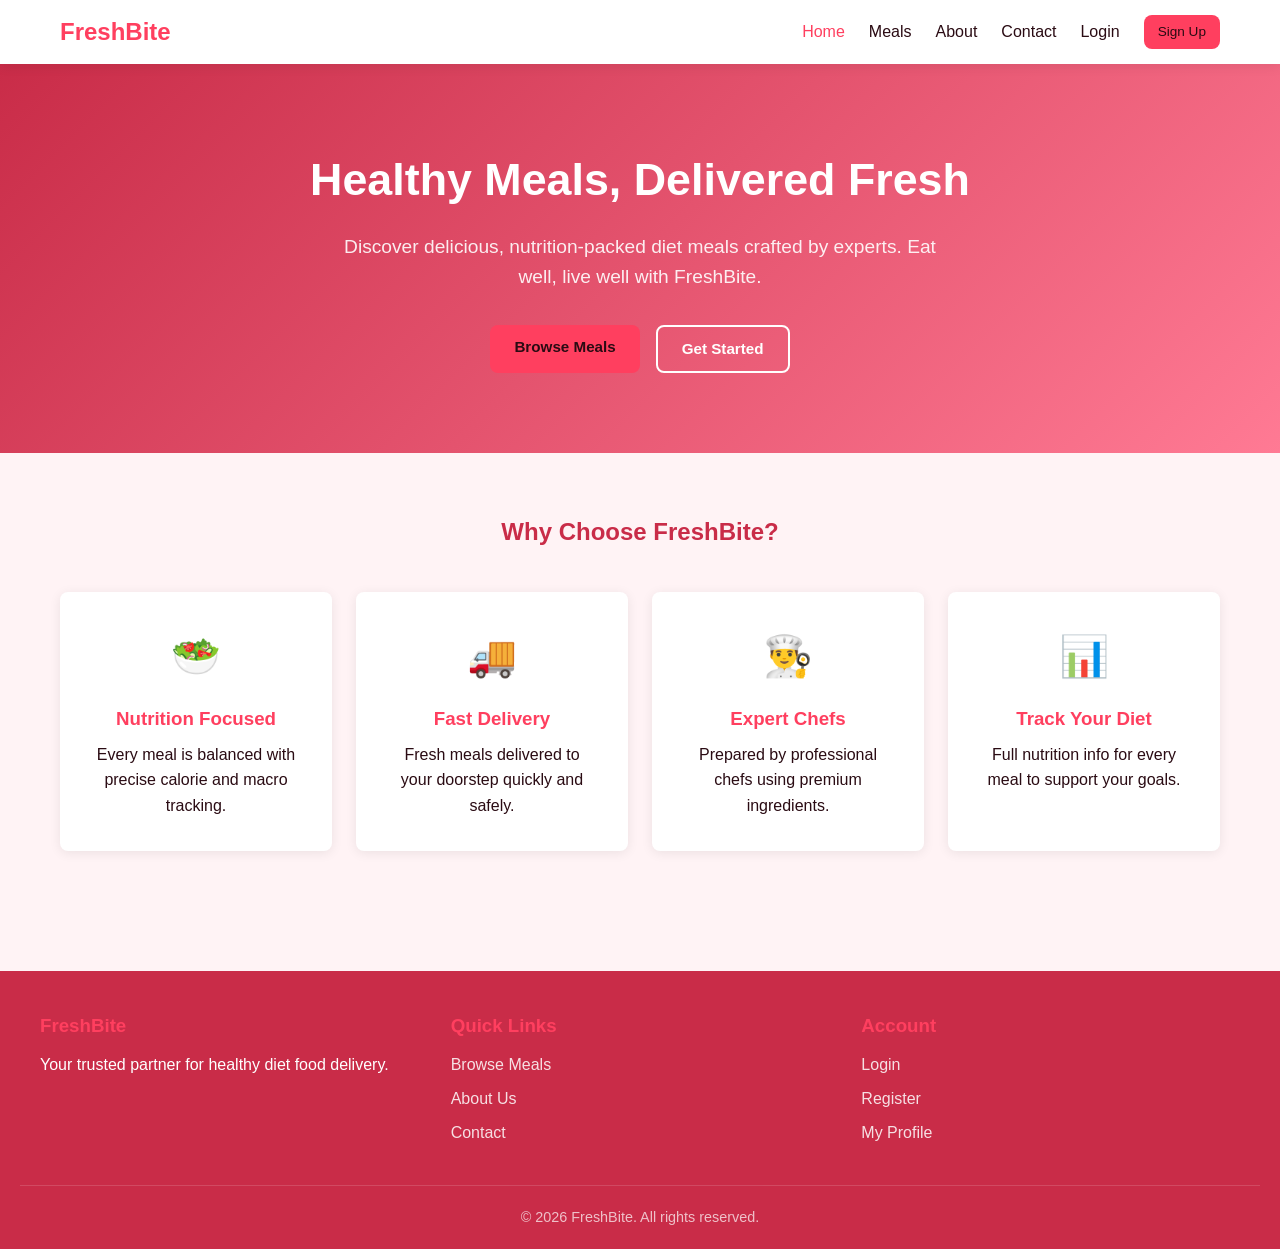
<file: frontend/index.html>
<!DOCTYPE html>
<html lang="en">
<head>
    <meta charset="UTF-8">
    <meta name="viewport" content="width=device-width, initial-scale=1.0">
    <title>FreshBite - Healthy Diet Food Delivery</title>
    <link rel="stylesheet" href="css/style.css">
</head>
<body>
    <nav class="navbar">
        <div class="nav-container">
            <a href="index.html" class="logo">Fresh<span>Bite</span></a>
            <button class="nav-toggle" aria-label="Toggle navigation">&#9776;</button>
            <ul class="nav-links">
                <li><a href="index.html" class="active">Home</a></li>
                <li><a href="meals.html">Meals</a></li>
                <li><a href="about.html">About</a></li>
                <li><a href="contact.html">Contact</a></li>
                <li id="auth-links"></li>
            </ul>
        </div>
    </nav>

    <section class="hero">
        <h1>Healthy Meals, Delivered Fresh</h1>
        <p>Discover delicious, nutrition-packed diet meals crafted by experts. Eat well, live well with FreshBite.</p>
        <div class="hero-buttons">
            <a href="meals.html" class="btn btn-primary">Browse Meals</a>
            <a href="register.html" class="btn btn-outline">Get Started</a>
        </div>
    </section>

    <section class="features">
        <div class="container">
            <h2>Why Choose FreshBite?</h2>
            <div class="feature-grid">
                <div class="feature-card">
                    <div class="icon">🥗</div>
                    <h3>Nutrition Focused</h3>
                    <p>Every meal is balanced with precise calorie and macro tracking.</p>
                </div>
                <div class="feature-card">
                    <div class="icon">🚚</div>
                    <h3>Fast Delivery</h3>
                    <p>Fresh meals delivered to your doorstep quickly and safely.</p>
                </div>
                <div class="feature-card">
                    <div class="icon">👨‍🍳</div>
                    <h3>Expert Chefs</h3>
                    <p>Prepared by professional chefs using premium ingredients.</p>
                </div>
                <div class="feature-card">
                    <div class="icon">📊</div>
                    <h3>Track Your Diet</h3>
                    <p>Full nutrition info for every meal to support your goals.</p>
                </div>
            </div>
        </div>
    </section>

    <footer class="footer">
        <div class="footer-content">
            <div>
                <h3>FreshBite</h3>
                <p>Your trusted partner for healthy diet food delivery.</p>
            </div>
            <div>
                <h3>Quick Links</h3>
                <ul>
                    <li><a href="meals.html">Browse Meals</a></li>
                    <li><a href="about.html">About Us</a></li>
                    <li><a href="contact.html">Contact</a></li>
                </ul>
            </div>
            <div>
                <h3>Account</h3>
                <ul>
                    <li><a href="login.html">Login</a></li>
                    <li><a href="register.html">Register</a></li>
                    <li><a href="profile.html">My Profile</a></li>
                </ul>
            </div>
        </div>
        <div class="footer-bottom">
            <p>&copy; 2026 FreshBite. All rights reserved.</p>
        </div>
    </footer>

    <script src="js/api.js"></script>
</body>
</html>
</file>
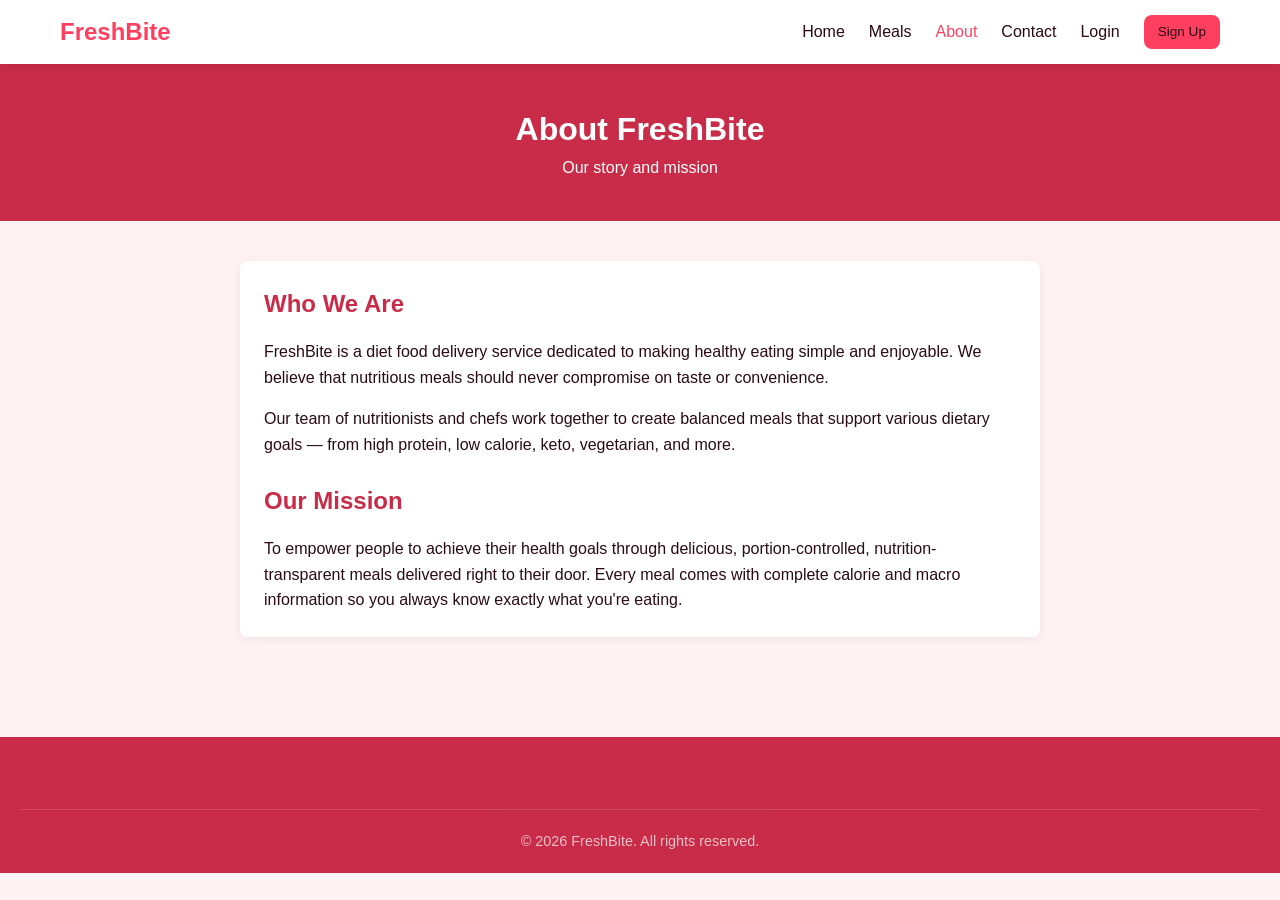
<file: frontend/about.html>
<!DOCTYPE html>
<html lang="en">
<head>
    <meta charset="UTF-8">
    <meta name="viewport" content="width=device-width, initial-scale=1.0">
    <title>About - FreshBite</title>
    <link rel="stylesheet" href="css/style.css">
</head>
<body>
    <nav class="navbar">
        <div class="nav-container">
            <a href="index.html" class="logo">Fresh<span>Bite</span></a>
            <button class="nav-toggle" aria-label="Toggle navigation">&#9776;</button>
            <ul class="nav-links">
                <li><a href="index.html">Home</a></li>
                <li><a href="meals.html">Meals</a></li>
                <li><a href="about.html" class="active">About</a></li>
                <li><a href="contact.html">Contact</a></li>
                <li id="auth-links"></li>
            </ul>
        </div>
    </nav>

    <section class="page-header">
        <h1>About FreshBite</h1>
        <p>Our story and mission</p>
    </section>

    <main class="container" style="padding: 40px 20px;">
        <div class="card" style="max-width: 800px; margin: 0 auto;">
            <h2 style="color: var(--primary-dark); margin-bottom: 16px;">Who We Are</h2>
            <p style="margin-bottom: 16px;">
                FreshBite is a diet food delivery service dedicated to making healthy eating simple and enjoyable.
                We believe that nutritious meals should never compromise on taste or convenience.
            </p>
            <p style="margin-bottom: 16px;">
                Our team of nutritionists and chefs work together to create balanced meals that support
                various dietary goals — from high protein, low calorie, keto, vegetarian, and more.
            </p>
            <h2 style="color: var(--primary-dark); margin: 24px 0 16px;">Our Mission</h2>
            <p>
                To empower people to achieve their health goals through delicious, portion-controlled,
                nutrition-transparent meals delivered right to their door. Every meal comes with complete
                calorie and macro information so you always know exactly what you're eating.
            </p>
        </div>
    </main>

    <footer class="footer">
        <div class="footer-bottom">
            <p>&copy; 2026 FreshBite. All rights reserved.</p>
        </div>
    </footer>

    <script src="js/api.js"></script>
</body>
</html>
</file>
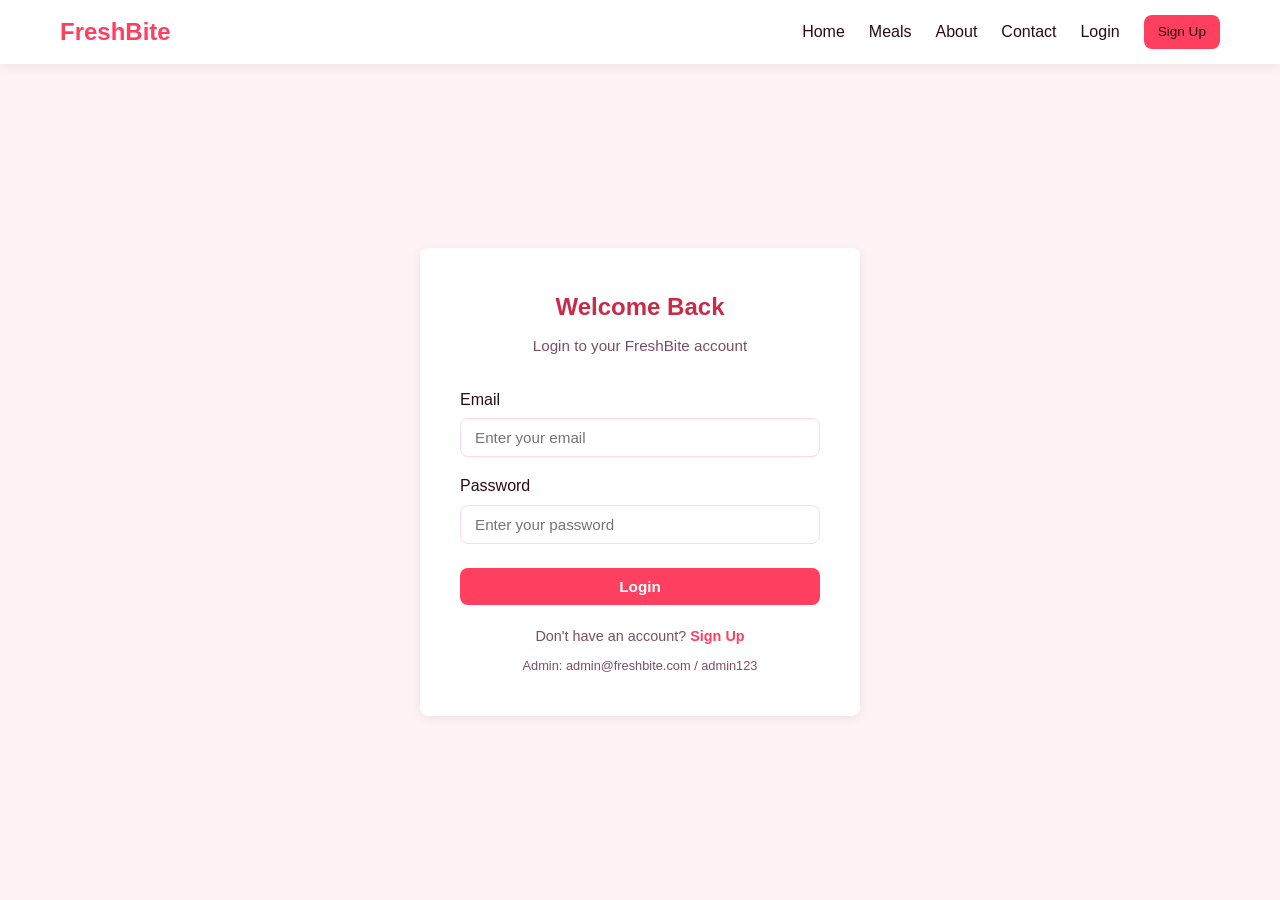
<file: frontend/admin.html>
<!DOCTYPE html>
<html lang="en">
<head>
    <meta charset="UTF-8">
    <meta name="viewport" content="width=device-width, initial-scale=1.0">
    <title>Admin Panel - FreshBite</title>
    <link rel="stylesheet" href="css/style.css">
    <link rel="stylesheet" href="css/meals.css">
</head>
<body>
    <nav class="navbar">
        <div class="nav-container">
            <a href="index.html" class="logo">Fresh<span>Bite</span></a>
            <button class="nav-toggle" aria-label="Toggle navigation">&#9776;</button>
            <ul class="nav-links">
                <li id="auth-links"></li>
            </ul>
        </div>
    </nav>

    <section class="page-header">
        <h1>Admin Dashboard</h1>
        <p>Manage meals and orders</p>
    </section>

    <main class="container" style="padding: 40px 20px;">
        <div id="admin-alert"></div>

        <section class="admin-section">
            <h2>Add / Edit Meal</h2>
            <form id="meal-form" class="card">
                <div class="admin-form-grid">
                    <div class="form-group">
                        <label for="meal-name">Name</label>
                        <input type="text" id="meal-name" required>
                    </div>
                    <div class="form-group">
                        <label for="meal-category">Category</label>
                        <select id="meal-category" required>
                            <option value="High Protein">High Protein</option>
                            <option value="Low Calorie">Low Calorie</option>
                            <option value="Keto">Keto</option>
                            <option value="Vegetarian">Vegetarian</option>
                            <option value="Breakfast">Breakfast</option>
                            <option value="Low Carb">Low Carb</option>
                        </select>
                    </div>
                    <div class="form-group">
                        <label for="meal-calories">Calories</label>
                        <input type="number" id="meal-calories" required min="1">
                    </div>
                    <div class="form-group">
                        <label for="meal-protein">Protein (g)</label>
                        <input type="number" id="meal-protein" required min="0" step="0.1">
                    </div>
                    <div class="form-group">
                        <label for="meal-carbs">Carbs (g)</label>
                        <input type="number" id="meal-carbs" required min="0" step="0.1">
                    </div>
                    <div class="form-group">
                        <label for="meal-fats">Fats (g)</label>
                        <input type="number" id="meal-fats" required min="0" step="0.1">
                    </div>
                    <div class="form-group">
                        <label for="meal-price">Price (₹)</label>
                        <input type="number" id="meal-price" required min="0" step="0.01">
                    </div>
                    <div class="form-group">
                        <label for="meal-image">Image URL</label>
                        <input type="text" id="meal-image" placeholder="images/meal-name.jpg">
                    </div>
                </div>
                <div class="form-group">
                    <label for="meal-description">Description</label>
                    <textarea id="meal-description" required></textarea>
                </div>
                <button type="submit" class="btn btn-primary" id="meal-submit-btn">Add Meal</button>
                <button type="button" class="btn btn-outline" id="meal-cancel-btn" style="display: none; margin-left: 8px;" onclick="resetMealForm()">Cancel</button>
            </form>
        </section>

        <section class="admin-section">
            <h2>All Meals</h2>
            <table class="admin-table">
                <thead>
                    <tr>
                        <th>Name</th>
                        <th>Category</th>
                        <th>Calories</th>
                        <th>Price</th>
                        <th>Actions</th>
                    </tr>
                </thead>
                <tbody id="meals-table-body">
                    <tr><td colspan="5" class="loading">Loading...</td></tr>
                </tbody>
            </table>
        </section>

        <section class="admin-section">
            <h2>All Orders</h2>
            <table class="admin-table">
                <thead>
                    <tr>
                        <th>Order ID</th>
                        <th>Customer</th>
                        <th>Items</th>
                        <th>Total</th>
                        <th>Status</th>
                        <th>Date</th>
                    </tr>
                </thead>
                <tbody id="orders-table-body">
                    <tr><td colspan="5" class="loading">Loading...</td></tr>
                </tbody>
            </table>
        </section>
    </main>

    <footer class="footer">
        <div class="footer-bottom">
            <p>&copy; 2026 FreshBite. All rights reserved.</p>
        </div>
    </footer>

    <script src="js/api.js"></script>
    <script src="js/admin.js"></script>
</body>
</html>
</file>
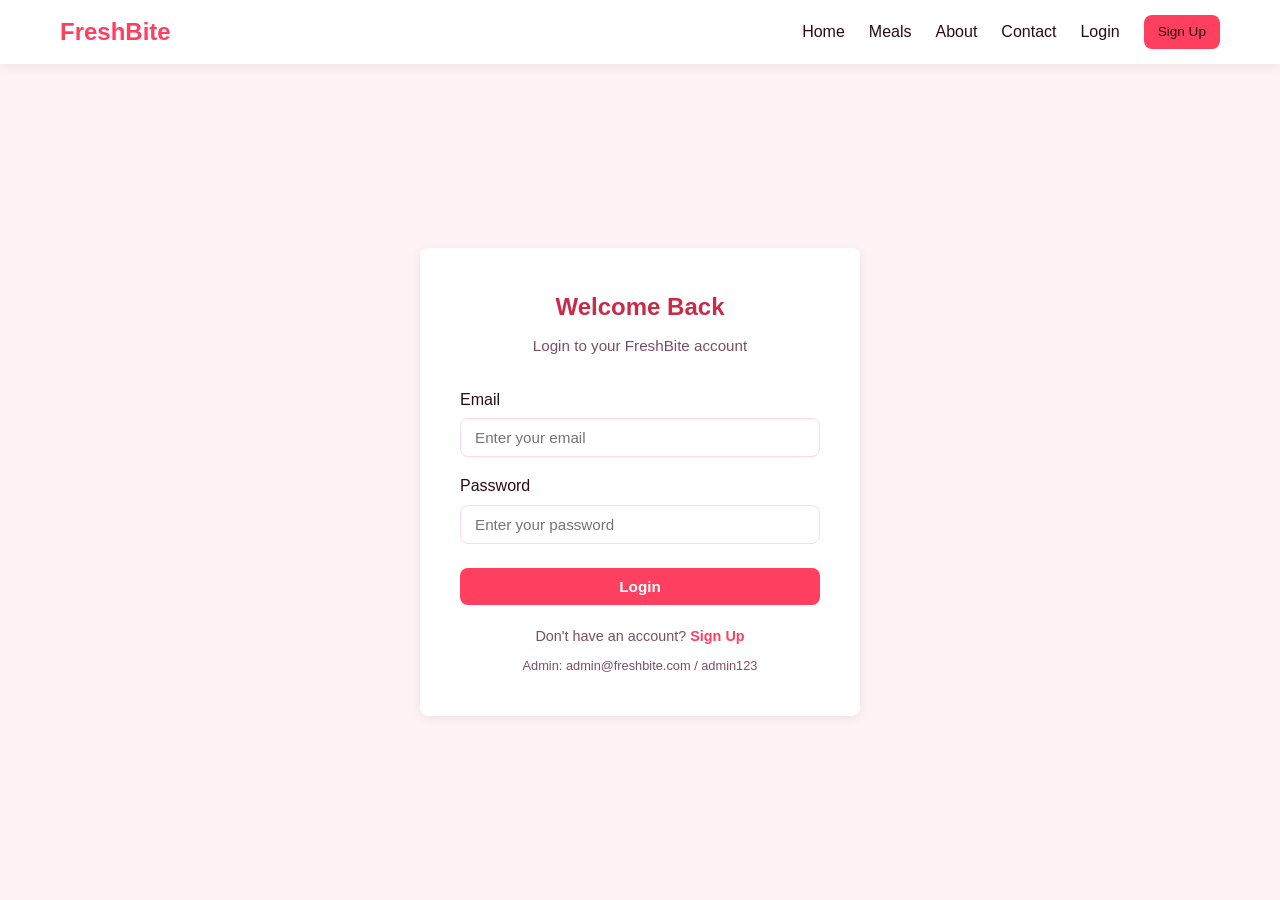
<file: frontend/cart.html>
<!DOCTYPE html>
<html lang="en">
<head>
    <meta charset="UTF-8">
    <meta name="viewport" content="width=device-width, initial-scale=1.0">
    <title>Cart - FreshBite</title>
    <link rel="stylesheet" href="css/style.css">
    <link rel="stylesheet" href="css/cart.css">
</head>
<body>
    <nav class="navbar">
        <div class="nav-container">
            <a href="index.html" class="logo">Fresh<span>Bite</span></a>
            <button class="nav-toggle" aria-label="Toggle navigation">&#9776;</button>
            <ul class="nav-links">
                <li><a href="index.html">Home</a></li>
                <li><a href="meals.html">Meals</a></li>
                <li><a href="about.html">About</a></li>
                <li><a href="contact.html">Contact</a></li>
                <li id="auth-links"></li>
            </ul>
        </div>
    </nav>

    <section class="page-header">
        <h1>Your Cart</h1>
        <p>Review your selected meals</p>
    </section>

    <main class="container" style="padding: 40px 20px;">
        <div class="cart-layout">
            <div class="cart-items" id="cart-container">
                <div class="loading">Loading cart...</div>
            </div>
            <div class="cart-summary" id="cart-summary">
                <h3>Order Summary</h3>
            </div>
        </div>
        <div style="text-align: right; margin-top: 20px;">
            <a href="checkout.html" class="btn btn-primary" id="checkout-btn" style="display: none;">Proceed to Checkout</a>
        </div>
    </main>

    <footer class="footer">
        <div class="footer-bottom">
            <p>&copy; 2026 FreshBite. All rights reserved.</p>
        </div>
    </footer>

    <script src="js/api.js"></script>
    <script src="js/cart.js"></script>
</body>
</html>
</file>
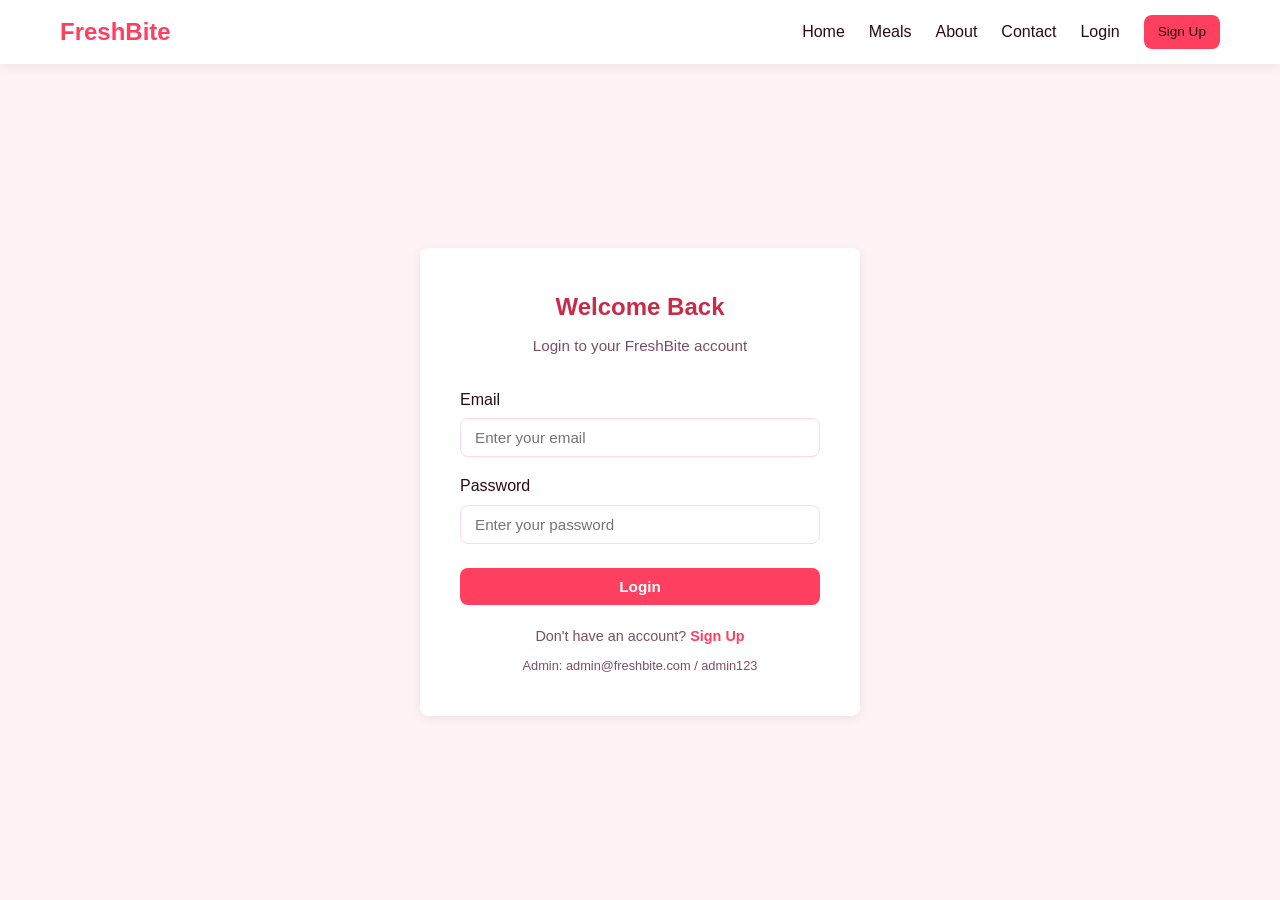
<file: frontend/checkout.html>
<!DOCTYPE html>
<html lang="en">
<head>
    <meta charset="UTF-8">
    <meta name="viewport" content="width=device-width, initial-scale=1.0">
    <title>Checkout - FreshBite</title>
    <link rel="stylesheet" href="css/style.css">
    <link rel="stylesheet" href="css/cart.css">
</head>
<body>
    <nav class="navbar">
        <div class="nav-container">
            <a href="index.html" class="logo">Fresh<span>Bite</span></a>
            <button class="nav-toggle" aria-label="Toggle navigation">&#9776;</button>
            <ul class="nav-links">
                <li><a href="index.html">Home</a></li>
                <li><a href="meals.html">Meals</a></li>
                <li><a href="about.html">About</a></li>
                <li><a href="contact.html">Contact</a></li>
                <li id="auth-links"></li>
            </ul>
        </div>
    </nav>

    <section class="page-header">
        <h1>Checkout</h1>
        <p>Complete your order</p>
    </section>

    <main class="container" style="padding: 40px 20px;">
        <div id="alert-container"></div>
        <div class="checkout-layout">
            <form id="checkout-form" class="checkout-form">
                <h2>Delivery Details</h2>
                <div class="form-group">
                    <label for="customerName">Full Name</label>
                    <input type="text" id="customerName" required>
                </div>
                <div class="form-group">
                    <label for="phone">Phone Number</label>
                    <input type="tel" id="phone" required>
                </div>
                <div class="form-group">
                    <label for="deliveryAddress">Delivery Address</label>
                    <textarea id="deliveryAddress" required placeholder="Enter your full delivery address"></textarea>
                </div>
                <button type="submit" class="btn btn-primary">Place Order</button>
            </form>
            <div class="cart-summary" id="checkout-summary">
                <div class="loading">Loading...</div>
            </div>
        </div>
    </main>

    <footer class="footer">
        <div class="footer-bottom">
            <p>&copy; 2026 FreshBite. All rights reserved.</p>
        </div>
    </footer>

    <script src="js/api.js"></script>
    <script src="js/checkout.js"></script>
</body>
</html>
</file>
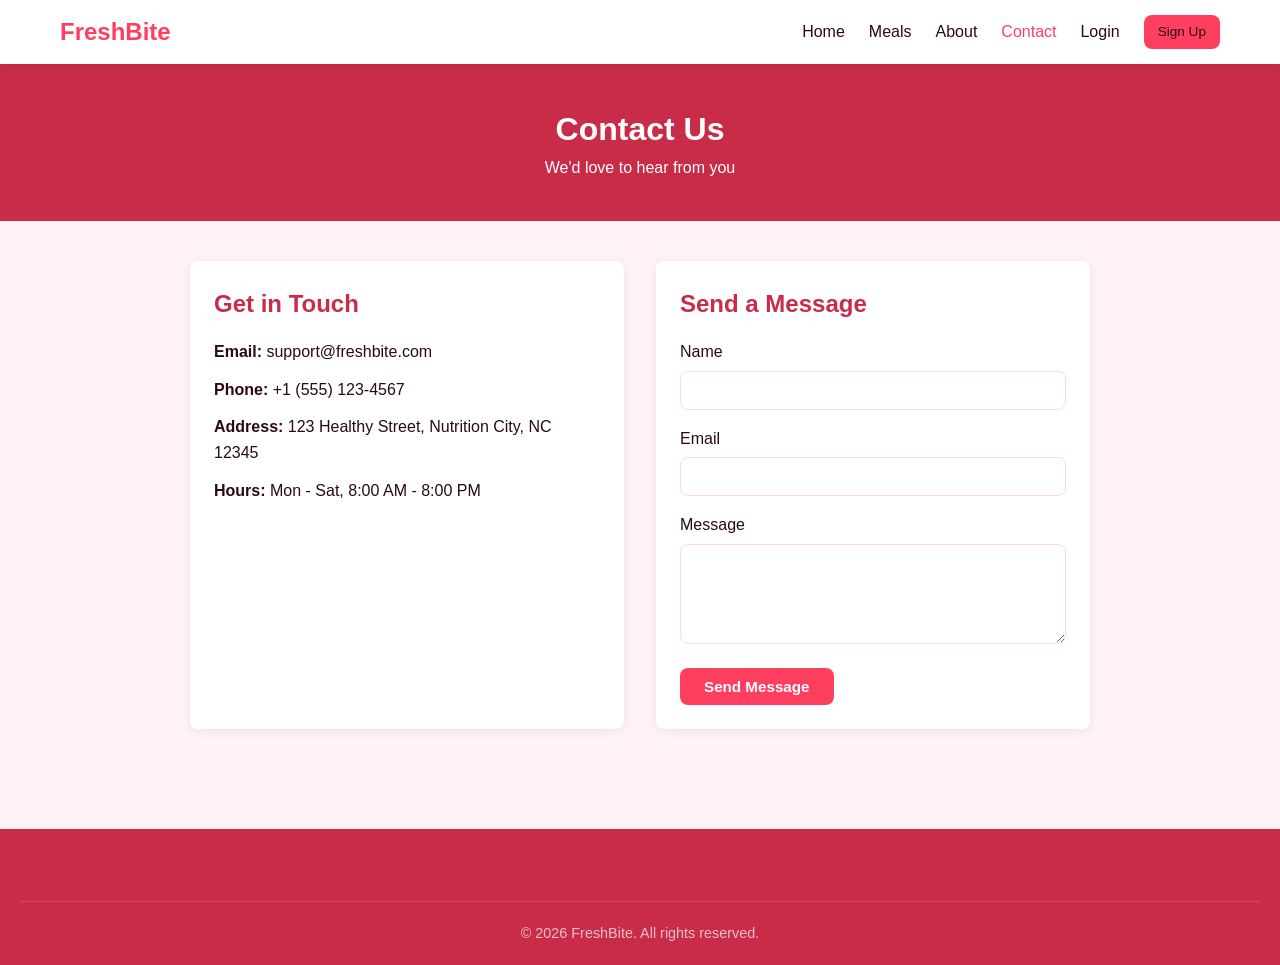
<file: frontend/contact.html>
<!DOCTYPE html>
<html lang="en">
<head>
    <meta charset="UTF-8">
    <meta name="viewport" content="width=device-width, initial-scale=1.0">
    <title>Contact - FreshBite</title>
    <link rel="stylesheet" href="css/style.css">
</head>
<body>
    <nav class="navbar">
        <div class="nav-container">
            <a href="index.html" class="logo">Fresh<span>Bite</span></a>
            <button class="nav-toggle" aria-label="Toggle navigation">&#9776;</button>
            <ul class="nav-links">
                <li><a href="index.html">Home</a></li>
                <li><a href="meals.html">Meals</a></li>
                <li><a href="about.html">About</a></li>
                <li><a href="contact.html" class="active">Contact</a></li>
                <li id="auth-links"></li>
            </ul>
        </div>
    </nav>

    <section class="page-header">
        <h1>Contact Us</h1>
        <p>We'd love to hear from you</p>
    </section>

    <main class="container" style="padding: 40px 20px;">
        <div style="display: grid; grid-template-columns: repeat(auto-fit, minmax(300px, 1fr)); gap: 32px; max-width: 900px; margin: 0 auto;">
            <div class="card">
                <h2 style="color: var(--primary-dark); margin-bottom: 16px;">Get in Touch</h2>
                <p style="margin-bottom: 12px;"><strong>Email:</strong> support@freshbite.com</p>
                <p style="margin-bottom: 12px;"><strong>Phone:</strong> +1 (555) 123-4567</p>
                <p style="margin-bottom: 12px;"><strong>Address:</strong> 123 Healthy Street, Nutrition City, NC 12345</p>
                <p><strong>Hours:</strong> Mon - Sat, 8:00 AM - 8:00 PM</p>
            </div>
            <div class="card">
                <h2 style="color: var(--primary-dark); margin-bottom: 16px;">Send a Message</h2>
                <form id="contact-form" onsubmit="handleContact(event)">
                    <div class="form-group">
                        <label for="contact-name">Name</label>
                        <input type="text" id="contact-name" required>
                    </div>
                    <div class="form-group">
                        <label for="contact-email">Email</label>
                        <input type="email" id="contact-email" required>
                    </div>
                    <div class="form-group">
                        <label for="contact-message">Message</label>
                        <textarea id="contact-message" required></textarea>
                    </div>
                    <button type="submit" class="btn btn-primary">Send Message</button>
                </form>
            </div>
        </div>
    </main>

    <footer class="footer">
        <div class="footer-bottom">
            <p>&copy; 2026 FreshBite. All rights reserved.</p>
        </div>
    </footer>

    <script src="js/api.js"></script>
    <script>
        function handleContact(e) {
            e.preventDefault();
            alert('Thank you for your message! We will get back to you soon.');
            e.target.reset();
        }
    </script>
</body>
</html>
</file>
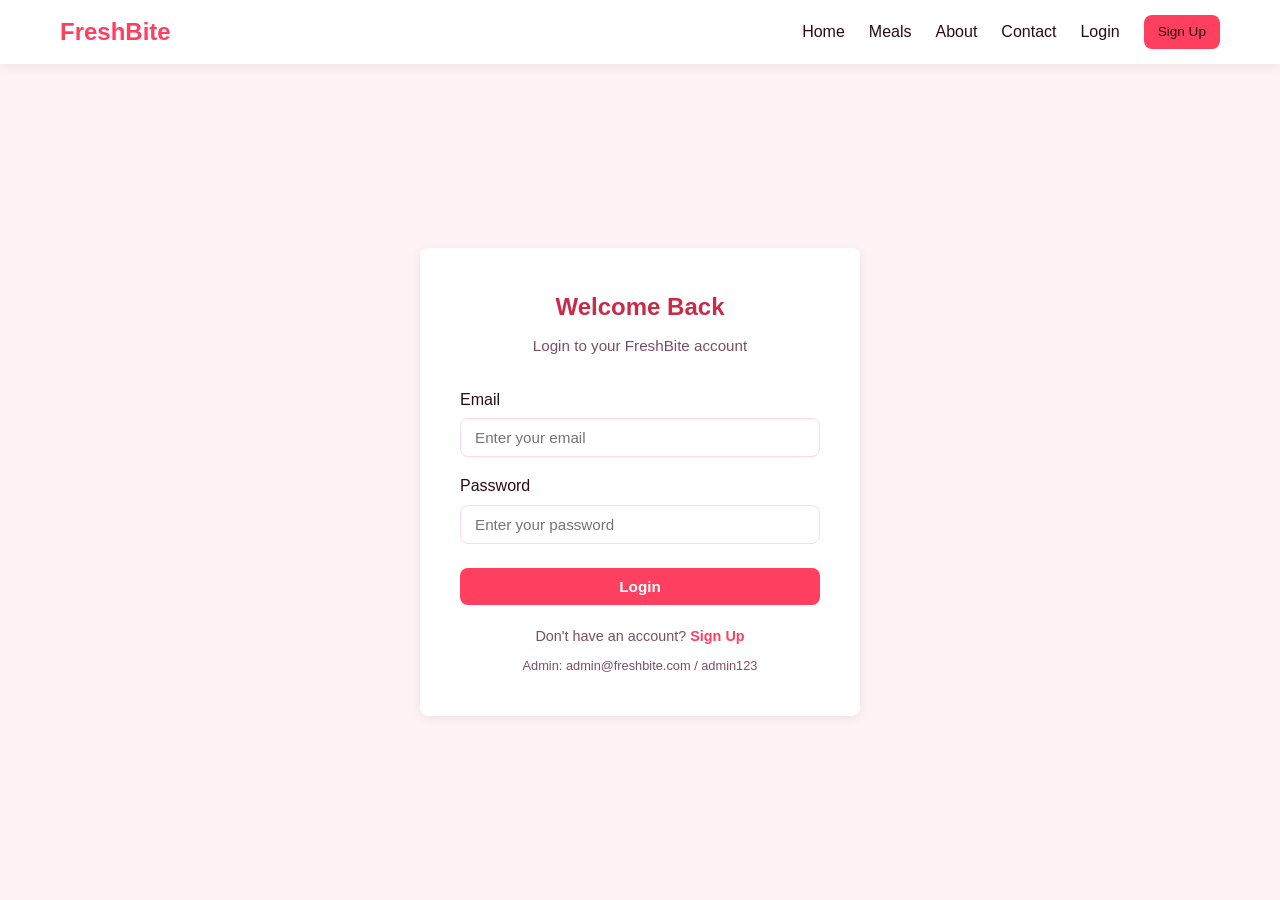
<file: frontend/login.html>
<!DOCTYPE html>
<html lang="en">
<head>
    <meta charset="UTF-8">
    <meta name="viewport" content="width=device-width, initial-scale=1.0">
    <title>Login - FreshBite</title>
    <link rel="stylesheet" href="css/style.css">
    <link rel="stylesheet" href="css/auth.css">
</head>
<body>
    <nav class="navbar">
        <div class="nav-container">
            <a href="index.html" class="logo">Fresh<span>Bite</span></a>
            <button class="nav-toggle" aria-label="Toggle navigation">&#9776;</button>
            <ul class="nav-links">
                <li><a href="index.html">Home</a></li>
                <li><a href="meals.html">Meals</a></li>
                <li><a href="about.html">About</a></li>
                <li><a href="contact.html">Contact</a></li>
                <li id="auth-links"></li>
            </ul>
        </div>
    </nav>

    <div class="auth-container">
        <div class="auth-card">
            <h2>Welcome Back</h2>
            <p class="subtitle">Login to your FreshBite account</p>
            <div id="alert-container"></div>
            <form id="login-form">
                <div class="form-group">
                    <label for="email">Email</label>
                    <input type="email" id="email" name="email" required placeholder="Enter your email">
                </div>
                <div class="form-group">
                    <label for="password">Password</label>
                    <input type="password" id="password" name="password" required placeholder="Enter your password">
                </div>
                <button type="submit" class="btn btn-primary">Login</button>
            </form>
            <p class="auth-footer">
                Don't have an account? <a href="register.html">Sign Up</a>
            </p>
            <p class="auth-footer" style="margin-top: 8px; font-size: 0.8rem;">
                Admin: admin@freshbite.com / admin123
            </p>
        </div>
    </div>

    <script src="js/api.js"></script>
    <script src="js/auth.js"></script>
</body>
</html>
</file>
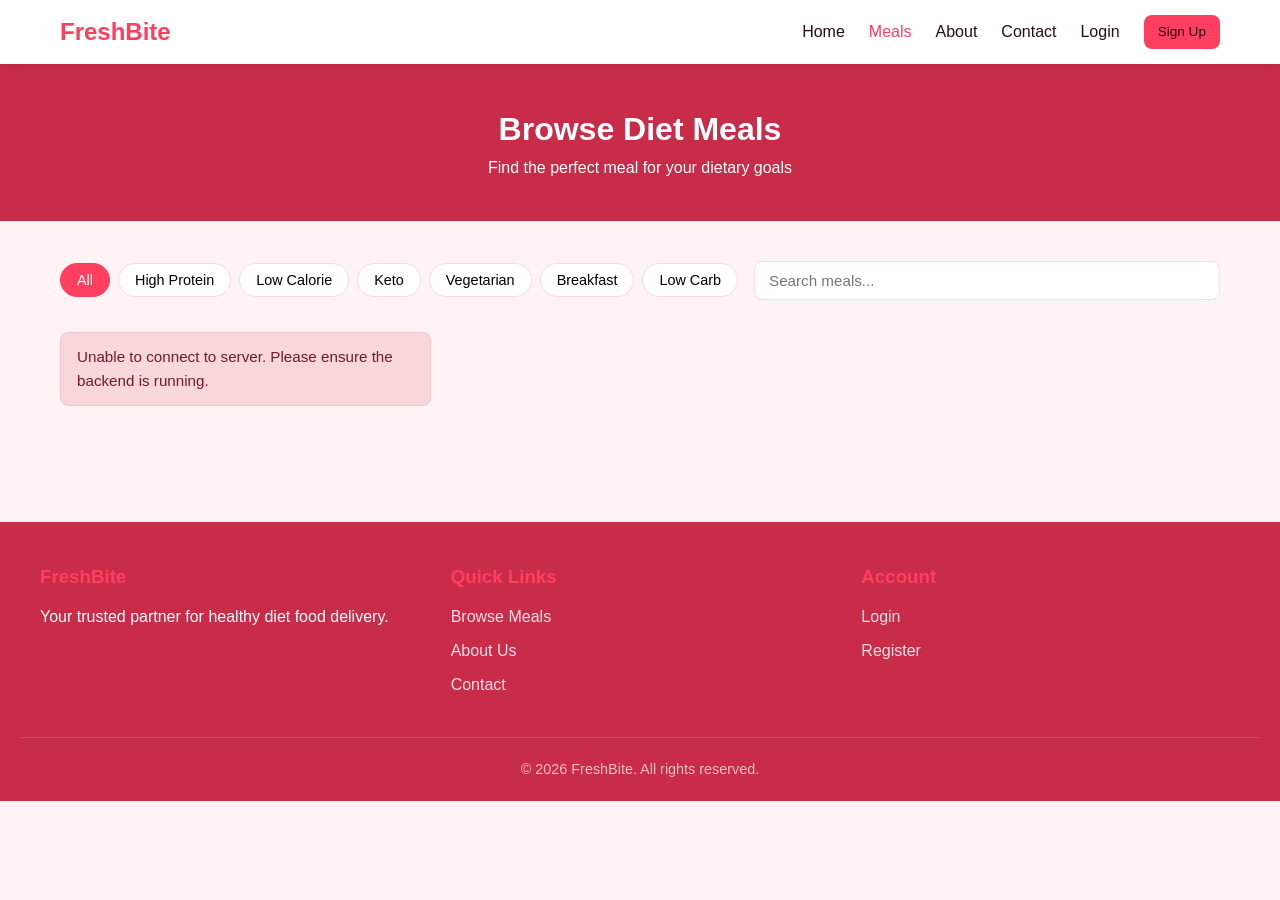
<file: frontend/meals.html>
<!DOCTYPE html>
<html lang="en">
<head>
    <meta charset="UTF-8">
    <meta name="viewport" content="width=device-width, initial-scale=1.0">
    <title>Browse Meals - FreshBite</title>
    <link rel="stylesheet" href="css/style.css">
    <link rel="stylesheet" href="css/meals.css">
</head>
<body>
    <nav class="navbar">
        <div class="nav-container">
            <a href="index.html" class="logo">Fresh<span>Bite</span></a>
            <button class="nav-toggle" aria-label="Toggle navigation">&#9776;</button>
            <ul class="nav-links">
                <li><a href="index.html">Home</a></li>
                <li><a href="meals.html" class="active">Meals</a></li>
                <li><a href="about.html">About</a></li>
                <li><a href="contact.html">Contact</a></li>
                <li id="auth-links"></li>
            </ul>
        </div>
    </nav>

    <section class="page-header">
        <h1>Browse Diet Meals</h1>
        <p>Find the perfect meal for your dietary goals</p>
    </section>

    <main class="container" style="padding: 40px 20px;">
        <div class="meals-toolbar">
            <div class="category-filters" id="category-filters"></div>
            <div class="search-box">
                <input type="text" id="search-input" placeholder="Search meals...">
            </div>
        </div>
        <div class="meals-grid" id="meals-container">
            <div class="loading">Loading meals...</div>
        </div>
    </main>

    <div id="meal-modal" class="hidden"></div>

    <footer class="footer">
        <div class="footer-content">
            <div>
                <h3>FreshBite</h3>
                <p>Your trusted partner for healthy diet food delivery.</p>
            </div>
            <div>
                <h3>Quick Links</h3>
                <ul>
                    <li><a href="meals.html">Browse Meals</a></li>
                    <li><a href="about.html">About Us</a></li>
                    <li><a href="contact.html">Contact</a></li>
                </ul>
            </div>
            <div>
                <h3>Account</h3>
                <ul>
                    <li><a href="login.html">Login</a></li>
                    <li><a href="register.html">Register</a></li>
                </ul>
            </div>
        </div>
        <div class="footer-bottom">
            <p>&copy; 2026 FreshBite. All rights reserved.</p>
        </div>
    </footer>

    <script src="js/api.js"></script>
    <script src="js/meals.js"></script>
</body>
</html>
</file>
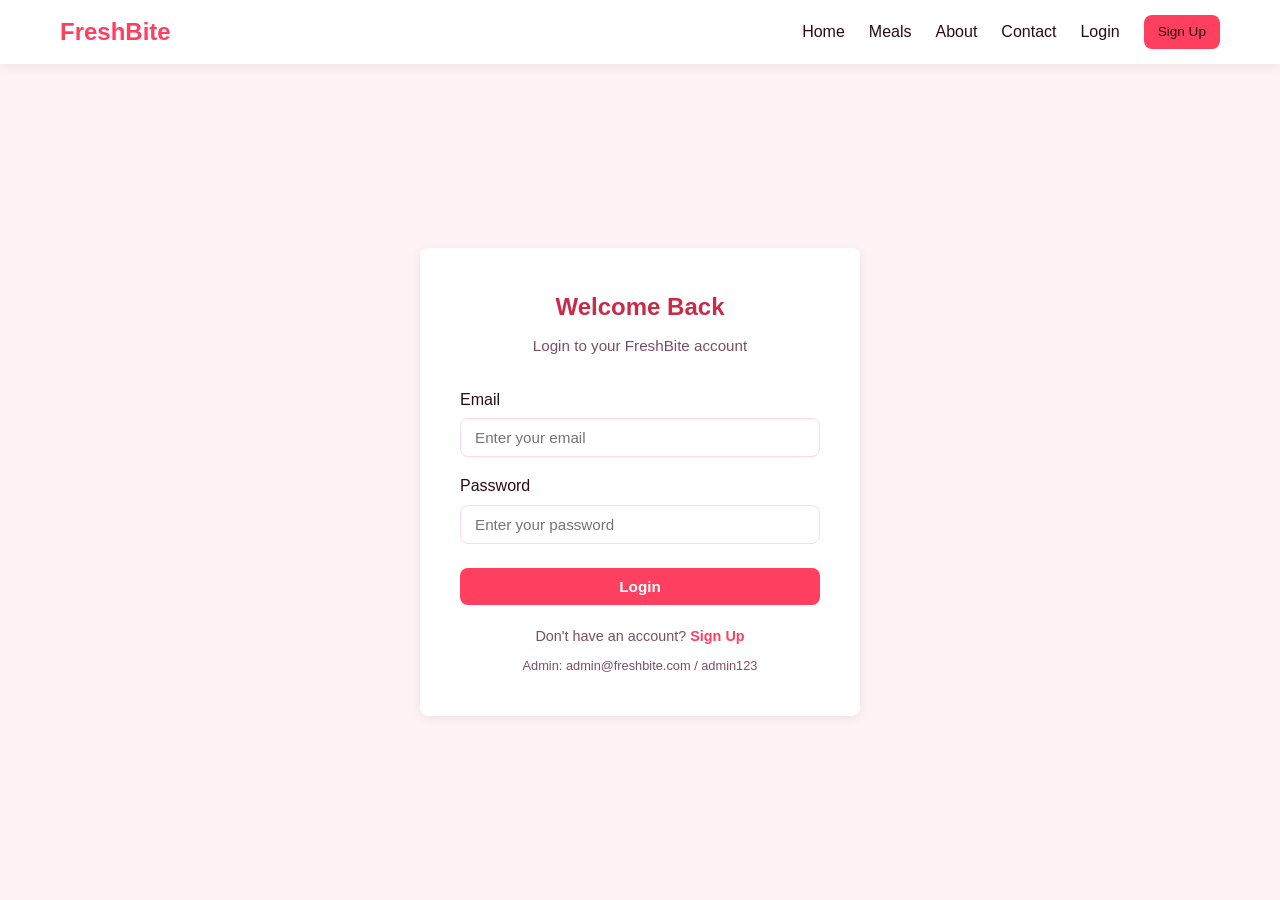
<file: frontend/profile.html>
<!DOCTYPE html>
<html lang="en">
<head>
    <meta charset="UTF-8">
    <meta name="viewport" content="width=device-width, initial-scale=1.0">
    <title>Profile - FreshBite</title>
    <link rel="stylesheet" href="css/style.css">
    <link rel="stylesheet" href="css/cart.css">
</head>
<body>
    <nav class="navbar">
        <div class="nav-container">
            <a href="index.html" class="logo">Fresh<span>Bite</span></a>
            <button class="nav-toggle" aria-label="Toggle navigation">&#9776;</button>
            <ul class="nav-links">
                <li><a href="index.html">Home</a></li>
                <li><a href="meals.html">Meals</a></li>
                <li><a href="about.html">About</a></li>
                <li><a href="contact.html">Contact</a></li>
                <li id="auth-links"></li>
            </ul>
        </div>
    </nav>

    <section class="page-header">
        <h1>My Profile</h1>
        <p>Manage your account and view orders</p>
    </section>

    <main class="container" style="padding: 40px 20px;">
        <div id="profile-info"></div>
        <div style="margin-top: 40px;">
            <h2 style="color: var(--primary-dark); margin-bottom: 20px;">Order History</h2>
            <div id="order-history">
                <div class="loading">Loading orders...</div>
            </div>
        </div>
    </main>

    <footer class="footer">
        <div class="footer-bottom">
            <p>&copy; 2026 FreshBite. All rights reserved.</p>
        </div>
    </footer>

    <script src="js/api.js"></script>
    <script src="js/profile.js"></script>
</body>
</html>
</file>
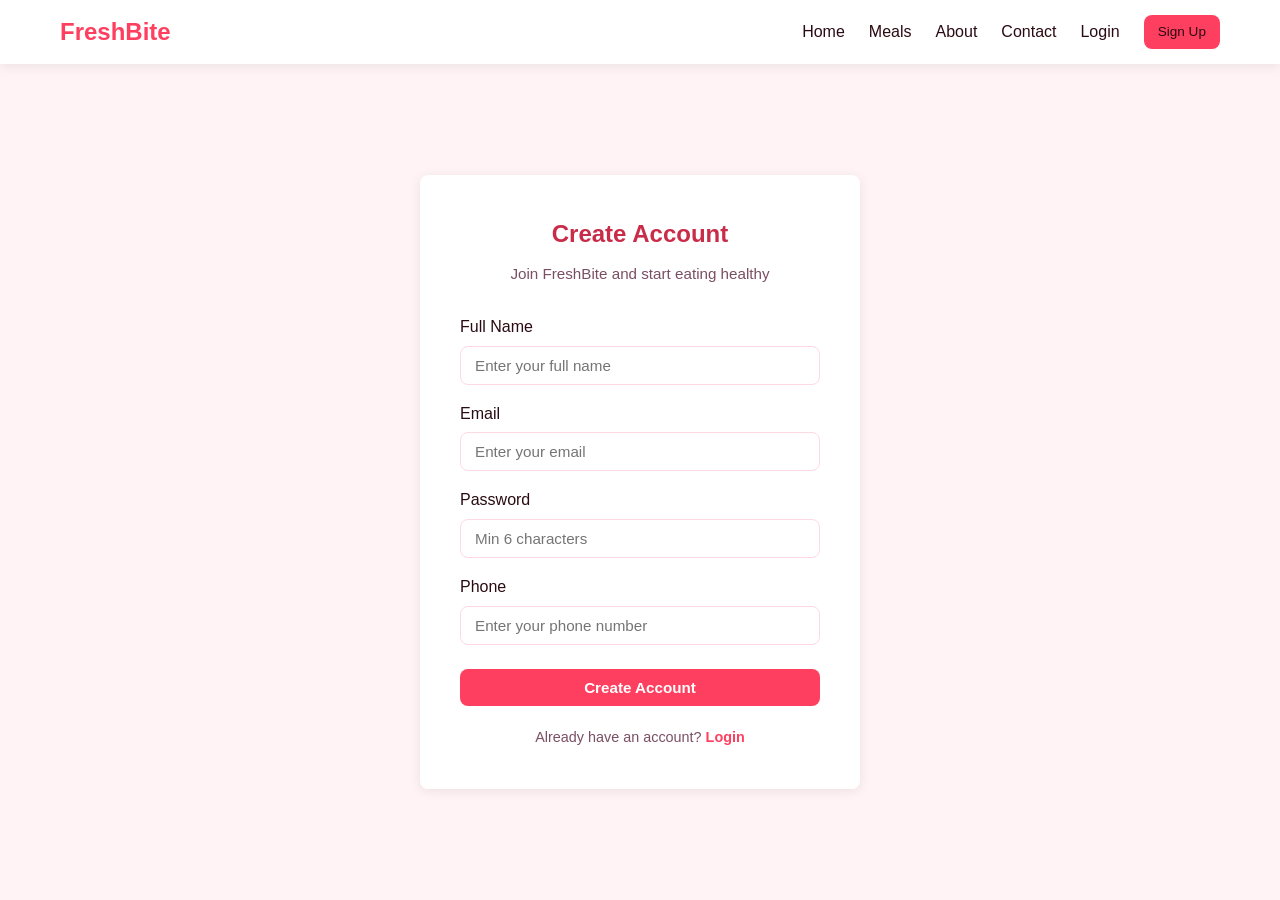
<file: frontend/register.html>
<!DOCTYPE html>
<html lang="en">
<head>
    <meta charset="UTF-8">
    <meta name="viewport" content="width=device-width, initial-scale=1.0">
    <title>Register - FreshBite</title>
    <link rel="stylesheet" href="css/style.css">
    <link rel="stylesheet" href="css/auth.css">
</head>
<body>
    <nav class="navbar">
        <div class="nav-container">
            <a href="index.html" class="logo">Fresh<span>Bite</span></a>
            <button class="nav-toggle" aria-label="Toggle navigation">&#9776;</button>
            <ul class="nav-links">
                <li><a href="index.html">Home</a></li>
                <li><a href="meals.html">Meals</a></li>
                <li><a href="about.html">About</a></li>
                <li><a href="contact.html">Contact</a></li>
                <li id="auth-links"></li>
            </ul>
        </div>
    </nav>

    <div class="auth-container">
        <div class="auth-card">
            <h2>Create Account</h2>
            <p class="subtitle">Join FreshBite and start eating healthy</p>
            <div id="alert-container"></div>
            <form id="register-form">
                <div class="form-group">
                    <label for="fullName">Full Name</label>
                    <input type="text" id="fullName" name="fullName" required placeholder="Enter your full name">
                </div>
                <div class="form-group">
                    <label for="email">Email</label>
                    <input type="email" id="email" name="email" required placeholder="Enter your email">
                </div>
                <div class="form-group">
                    <label for="password">Password</label>
                    <input type="password" id="password" name="password" required minlength="6" placeholder="Min 6 characters">
                </div>
                <div class="form-group">
                    <label for="phone">Phone</label>
                    <input type="tel" id="phone" name="phone" required placeholder="Enter your phone number">
                </div>
                <button type="submit" class="btn btn-primary">Create Account</button>
            </form>
            <p class="auth-footer">
                Already have an account? <a href="login.html">Login</a>
            </p>
        </div>
    </div>

    <script src="js/api.js"></script>
    <script src="js/auth.js"></script>
</body>
</html>
</file>
<file: frontend/css/style.css>
/* FreshBite - Main Styles */

:root {
    --primary: #ff3f5f;
    --primary-dark: #c92c48;
    --primary-light: #ff7a94;
    --accent: #ff3f5f;
    --accent-dark: #d9304e;
    --bg: #fff3f5;
    --text: #2a0b13;
    --text-muted: #7a4f63;
    --white: #ffffff;
    --border: #ffd9e2;
    --danger: #d9304e;
    --danger-dark: #b22842;
    --success: #2f8a6f;
    --shadow: 0 2px 12px rgba(0, 0, 0, 0.08);
    --radius: 8px;
}

* {
    margin: 0;
    padding: 0;
    box-sizing: border-box;
}

body {
    font-family: 'Segoe UI', Tahoma, Geneva, Verdana, sans-serif;
    background-color: var(--bg);
    color: var(--text);
    line-height: 1.6;
    min-height: 100vh;
}

a {
    text-decoration: none;
    color: inherit;
}

img {
    max-width: 100%;
    display: block;
}

.container {
    max-width: 1200px;
    margin: 0 auto;
    padding: 0 20px;
}

/* Navigation */
.navbar {
    background: var(--white);
    box-shadow: var(--shadow);
    position: sticky;
    top: 0;
    z-index: 100;
}

.nav-container {
    max-width: 1200px;
    margin: 0 auto;
    padding: 0 20px;
    display: flex;
    align-items: center;
    justify-content: space-between;
    height: 64px;
}

.logo {
    font-size: 1.5rem;
    font-weight: 700;
    color: var(--primary);
}

.logo span {
    color: var(--accent);
}

.nav-links {
    display: flex;
    list-style: none;
    gap: 24px;
    align-items: center;
    flex-wrap: wrap;
}

#auth-links {
    display: contents;
}

.nav-links a {
    color: var(--text);
    font-weight: 500;
    transition: color 0.2s;
}

.nav-links a:hover,
.nav-links a.active {
    color: var(--primary);
}

.nav-toggle {
    display: none;
    background: none;
    border: none;
    font-size: 1.5rem;
    cursor: pointer;
    color: var(--text);
}

/* Buttons */
.btn {
    display: inline-block;
    padding: 10px 24px;
    border: none;
    border-radius: var(--radius);
    font-size: 0.95rem;
    font-weight: 600;
    cursor: pointer;
    transition: all 0.2s;
    text-align: center;
}

.btn-primary {
    background: var(--primary);
    color: var(--white);
}

.btn-primary:hover {
    background: var(--primary-dark);
}

.btn-outline {
    background: transparent;
    color: var(--primary);
    border: 2px solid var(--primary);
}

.btn-outline:hover {
    background: var(--primary);
    color: var(--white);
}

.btn-danger {
    background: var(--danger);
    color: var(--white);
}

.btn-danger:hover {
    background: var(--danger-dark);
}

.btn-sm {
    padding: 6px 14px;
    font-size: 0.85rem;
}

/* Hero Section */
.hero {
    background: linear-gradient(135deg, var(--primary-dark) 0%, var(--primary-light) 100%);
    color: var(--white);
    padding: 80px 20px;
    text-align: center;
}

.hero h1 {
    font-size: 2.8rem;
    margin-bottom: 16px;
}

.hero p {
    font-size: 1.2rem;
    opacity: 0.9;
    max-width: 600px;
    margin: 0 auto 32px;
}

.hero-buttons {
    display: flex;
    gap: 16px;
    justify-content: center;
    flex-wrap: wrap;
}

.hero .btn-primary {
    background: var(--accent);
    color: var(--text);
}

.hero .btn-primary:hover {
    background: var(--accent-dark);
}

.hero .btn-outline {
    border-color: var(--white);
    color: var(--white);
}

.hero .btn-outline:hover {
    background: var(--white);
    color: var(--primary);
}

/* Features */
.features {
    padding: 60px 20px;
}

.features h2 {
    text-align: center;
    margin-bottom: 40px;
    color: var(--primary-dark);
}

.feature-grid {
    display: grid;
    grid-template-columns: repeat(auto-fit, minmax(250px, 1fr));
    gap: 24px;
}

.feature-card {
    background: var(--white);
    padding: 32px;
    border-radius: var(--radius);
    box-shadow: var(--shadow);
    text-align: center;
}

.feature-card .icon {
    font-size: 2.5rem;
    margin-bottom: 16px;
}

.feature-card h3 {
    margin-bottom: 8px;
    color: var(--primary);
}

/* Page Header */
.page-header {
    background: var(--primary-dark);
    color: var(--white);
    padding: 40px 20px;
    text-align: center;
}

.page-header h1 {
    font-size: 2rem;
}

/* Footer */
.footer {
    background: var(--primary-dark);
    color: var(--white);
    padding: 40px 20px 20px;
    margin-top: 60px;
}

.footer-content {
    max-width: 1200px;
    margin: 0 auto;
    display: grid;
    grid-template-columns: repeat(auto-fit, minmax(200px, 1fr));
    gap: 32px;
}

.footer h3 {
    margin-bottom: 12px;
    color: var(--accent);
}

.footer ul {
    list-style: none;
}

.footer ul li {
    margin-bottom: 8px;
}

.footer ul a {
    opacity: 0.85;
    transition: opacity 0.2s;
}

.footer ul a:hover {
    opacity: 1;
}

.footer-bottom {
    text-align: center;
    margin-top: 32px;
    padding-top: 20px;
    border-top: 1px solid rgba(255, 255, 255, 0.2);
    opacity: 0.7;
    font-size: 0.9rem;
}

/* Alerts */
.alert {
    padding: 12px 16px;
    border-radius: var(--radius);
    margin-bottom: 16px;
    font-size: 0.95rem;
}

.alert-success {
    background: #d4edda;
    color: #155724;
    border: 1px solid #c3e6cb;
}

.alert-error {
    background: #f8d7da;
    color: #721c24;
    border: 1px solid #f5c6cb;
}

.alert-info {
    background: #d1ecf1;
    color: #0c5460;
    border: 1px solid #bee5eb;
}

/* Forms */
.form-group {
    margin-bottom: 16px;
}

.form-group label {
    display: block;
    margin-bottom: 6px;
    font-weight: 500;
}

.form-group input,
.form-group select,
.form-group textarea {
    width: 100%;
    padding: 10px 14px;
    border: 1px solid var(--border);
    border-radius: var(--radius);
    font-size: 0.95rem;
    transition: border-color 0.2s;
}

.form-group input:focus,
.form-group select:focus,
.form-group textarea:focus {
    outline: none;
    border-color: var(--primary);
}

.form-group textarea {
    resize: vertical;
    min-height: 100px;
}

/* Cards */
.card {
    background: var(--white);
    border-radius: var(--radius);
    box-shadow: var(--shadow);
    padding: 24px;
}

.hidden {
    display: none !important;
}

/* Loading */
.loading {
    text-align: center;
    padding: 40px;
    color: var(--text-muted);
}

.empty-state {
    text-align: center;
    padding: 60px 20px;
    color: var(--text-muted);
}

.empty-state h3 {
    margin-bottom: 12px;
}

/* Badge */
.badge {
    display: inline-block;
    padding: 4px 10px;
    border-radius: 20px;
    font-size: 0.8rem;
    font-weight: 600;
}

.badge-pending { background: #fff3cd; color: #856404; }
.badge-confirmed { background: #cce5ff; color: #004085; }
.badge-preparing { background: #d4edda; color: #155724; }
.badge-out_for_delivery { background: #e2e3e5; color: #383d41; }
.badge-delivered { background: #d4edda; color: #155724; }
.badge-cancelled { background: #f8d7da; color: #721c24; }

/* Responsive */
@media (max-width: 768px) {
    .nav-toggle {
        display: block;
    }

    .nav-links {
        display: none;
        position: absolute;
        top: 64px;
        left: 0;
        right: 0;
        background: var(--white);
        flex-direction: column;
        padding: 20px;
        box-shadow: var(--shadow);
        gap: 16px;
    }

    .nav-links.active {
        display: flex;
    }

    .hero h1 {
        font-size: 2rem;
    }

    .hero p {
        font-size: 1rem;
    }
}
</file>
<file: frontend/css/meals.css>
/* Meals Page */

.meals-toolbar {
    display: flex;
    gap: 16px;
    margin-bottom: 32px;
    flex-wrap: wrap;
    align-items: center;
}

.category-filters {
    display: flex;
    gap: 8px;
    flex-wrap: wrap;
}

.filter-btn {
    padding: 8px 16px;
    border: 1px solid var(--border);
    background: var(--white);
    border-radius: 20px;
    cursor: pointer;
    font-size: 0.9rem;
    transition: all 0.2s;
}

.filter-btn:hover,
.filter-btn.active {
    background: var(--primary);
    color: var(--white);
    border-color: var(--primary);
}

.search-box {
    flex: 1;
    min-width: 200px;
}

.search-box input {
    width: 100%;
    padding: 10px 14px;
    border: 1px solid var(--border);
    border-radius: var(--radius);
    font-size: 0.95rem;
}

.meals-grid {
    display: grid;
    grid-template-columns: repeat(auto-fill, minmax(280px, 1fr));
    gap: 24px;
}

.meal-card {
    background: var(--white);
    border-radius: var(--radius);
    box-shadow: var(--shadow);
    overflow: hidden;
    transition: transform 0.2s;
}

.meal-card:hover {
    transform: translateY(-4px);
}

.meal-image {
    height: 180px;
    background: linear-gradient(135deg, var(--primary-light), var(--primary-dark));
    display: flex;
    align-items: center;
    justify-content: center;
    color: var(--white);
    font-size: 3rem;
    overflow: hidden;
}

.meal-image img {
    width: 100%;
    height: 100%;
    object-fit: cover;
}

.meal-body {
    padding: 20px;
}

.meal-category {
    font-size: 0.8rem;
    color: var(--primary);
    font-weight: 600;
    text-transform: uppercase;
    letter-spacing: 0.5px;
}

.meal-body h3 {
    margin: 6px 0 8px;
    color: var(--primary-dark);
}

.meal-description {
    color: var(--text-muted);
    font-size: 0.9rem;
    margin-bottom: 12px;
    display: -webkit-box;
    -webkit-line-clamp: 2;
    -webkit-box-orient: vertical;
    overflow: hidden;
}

.nutrition-info {
    display: flex;
    gap: 12px;
    flex-wrap: wrap;
    margin-bottom: 16px;
}

.nutrition-item {
    background: var(--bg);
    padding: 4px 10px;
    border-radius: 4px;
    font-size: 0.8rem;
    color: var(--text-muted);
}

.nutrition-item strong {
    color: var(--text);
}

.meal-footer {
    display: flex;
    align-items: center;
    justify-content: space-between;
    gap: 16px;
}

.meal-price {
    font-size: 1.3rem;
    font-weight: 700;
    color: var(--primary);
}

.modal-actions {
    display: flex;
    gap: 12px;
    flex-wrap: wrap;
    justify-content: flex-end;
}

/* Meal Detail Modal */
.modal-overlay {
    position: fixed;
    inset: 0;
    background: rgba(0, 0, 0, 0.5);
    display: flex;
    align-items: center;
    justify-content: center;
    z-index: 200;
    padding: 20px;
}

.modal-overlay.hidden {
    display: none;
}

.modal {
    background: var(--white);
    border-radius: var(--radius);
    max-width: 600px;
    width: 100%;
    max-height: 90vh;
    overflow-y: auto;
    padding: 32px;
}

.modal h2 {
    color: var(--primary-dark);
    margin-bottom: 12px;
}

.modal-close {
    float: right;
    background: none;
    border: none;
    font-size: 1.5rem;
    cursor: pointer;
    color: var(--text-muted);
}

.modal-nutrition {
    display: grid;
    grid-template-columns: repeat(4, 1fr);
    gap: 12px;
    margin: 20px 0;
}

.modal-nutrition .nutrition-box {
    background: var(--bg);
    padding: 12px;
    border-radius: var(--radius);
    text-align: center;
}

.modal-nutrition .nutrition-box .value {
    font-size: 1.2rem;
    font-weight: 700;
    color: var(--primary);
}

.modal-nutrition .nutrition-box .label {
    font-size: 0.8rem;
    color: var(--text-muted);
}

/* Admin meal form */
.admin-section {
    margin-bottom: 40px;
}

.admin-section h2 {
    color: var(--primary-dark);
    margin-bottom: 20px;
}

.admin-form-grid {
    display: grid;
    grid-template-columns: repeat(auto-fit, minmax(200px, 1fr));
    gap: 16px;
}

.admin-table {
    width: 100%;
    border-collapse: collapse;
    background: var(--white);
    border-radius: var(--radius);
    overflow: hidden;
    box-shadow: var(--shadow);
}

.admin-table th,
.admin-table td {
    padding: 12px 16px;
    text-align: left;
    border-bottom: 1px solid var(--border);
}

.admin-table th {
    background: var(--primary-dark);
    color: var(--white);
    font-weight: 600;
}

.admin-table tr:last-child td {
    border-bottom: none;
}

.admin-actions {
    display: flex;
    gap: 8px;
}

@media (max-width: 768px) {
    .modal-nutrition {
        grid-template-columns: repeat(2, 1fr);
    }

    .admin-table {
        font-size: 0.85rem;
    }
}
</file>
<file: frontend/css/cart.css>
/* Cart & Checkout */

.cart-layout {
    display: grid;
    grid-template-columns: 1fr 360px;
    gap: 32px;
    align-items: start;
}

.cart-items {
    display: flex;
    flex-direction: column;
    gap: 16px;
}

.cart-item {
    background: var(--white);
    border-radius: var(--radius);
    box-shadow: var(--shadow);
    padding: 20px;
    display: flex;
    gap: 20px;
    align-items: center;
}

.cart-item-image {
    width: 80px;
    height: 80px;
    border-radius: var(--radius);
    background: linear-gradient(135deg, var(--primary-light), var(--primary-dark));
    display: flex;
    align-items: center;
    justify-content: center;
    color: var(--white);
    font-size: 1.5rem;
    flex-shrink: 0;
    overflow: hidden;
}

.cart-item-image img {
    width: 100%;
    height: 100%;
    object-fit: cover;
}

.cart-item-details {
    flex: 1;
}

.cart-item-details h3 {
    margin-bottom: 4px;
    color: var(--primary-dark);
}

.cart-item-price {
    color: var(--text-muted);
    font-size: 0.9rem;
}

.quantity-controls {
    display: flex;
    align-items: center;
    gap: 8px;
}

.qty-btn {
    width: 32px;
    height: 32px;
    border: 1px solid var(--border);
    background: var(--white);
    border-radius: 4px;
    cursor: pointer;
    font-size: 1rem;
    display: flex;
    align-items: center;
    justify-content: center;
    transition: all 0.2s;
}

.qty-btn:hover {
    background: var(--primary);
    color: var(--white);
    border-color: var(--primary);
}

.qty-value {
    min-width: 30px;
    text-align: center;
    font-weight: 600;
}

.cart-summary {
    background: var(--white);
    border-radius: var(--radius);
    box-shadow: var(--shadow);
    padding: 24px;
    position: sticky;
    top: 80px;
}

.cart-summary h3 {
    margin-bottom: 20px;
    color: var(--primary-dark);
}

.summary-row {
    display: flex;
    justify-content: space-between;
    margin-bottom: 12px;
    font-size: 0.95rem;
}

.summary-row.total {
    font-size: 1.2rem;
    font-weight: 700;
    color: var(--primary);
    border-top: 1px solid var(--border);
    padding-top: 12px;
    margin-top: 12px;
}

.cart-summary .btn {
    width: 100%;
    margin-top: 16px;
}

/* Checkout */
.checkout-layout {
    display: grid;
    grid-template-columns: 1fr 360px;
    gap: 32px;
    align-items: start;
}

.checkout-form {
    background: var(--white);
    border-radius: var(--radius);
    box-shadow: var(--shadow);
    padding: 32px;
}

.checkout-form h2 {
    color: var(--primary-dark);
    margin-bottom: 24px;
}

/* Order history */
.order-card {
    background: var(--white);
    border-radius: var(--radius);
    box-shadow: var(--shadow);
    padding: 24px;
    margin-bottom: 16px;
}

.order-header {
    display: flex;
    justify-content: space-between;
    align-items: center;
    margin-bottom: 12px;
    flex-wrap: wrap;
    gap: 8px;
}

.order-header h3 {
    color: var(--primary-dark);
}

.order-meta {
    color: var(--text-muted);
    font-size: 0.9rem;
    margin-bottom: 12px;
}

.order-items-list {
    border-top: 1px solid var(--border);
    padding-top: 12px;
}

.order-item-row {
    display: flex;
    justify-content: space-between;
    padding: 4px 0;
    font-size: 0.9rem;
}

.order-total {
    font-weight: 700;
    color: var(--primary);
    margin-top: 8px;
    text-align: right;
}

@media (max-width: 768px) {
    .cart-layout,
    .checkout-layout {
        grid-template-columns: 1fr;
    }

    .cart-item {
        flex-wrap: wrap;
    }

    .cart-summary {
        position: static;
    }
}
</file>
<file: frontend/css/auth.css>
/* Auth Pages */

.auth-container {
    min-height: calc(100vh - 64px);
    display: flex;
    align-items: center;
    justify-content: center;
    padding: 40px 20px;
}

.auth-card {
    background: var(--white);
    border-radius: var(--radius);
    box-shadow: var(--shadow);
    padding: 40px;
    width: 100%;
    max-width: 440px;
}

.auth-card h2 {
    text-align: center;
    color: var(--primary-dark);
    margin-bottom: 8px;
}

.auth-card .subtitle {
    text-align: center;
    color: var(--text-muted);
    margin-bottom: 28px;
    font-size: 0.95rem;
}

.auth-card .btn {
    width: 100%;
    margin-top: 8px;
}

.auth-footer {
    text-align: center;
    margin-top: 20px;
    font-size: 0.9rem;
    color: var(--text-muted);
}

.auth-footer a {
    color: var(--primary);
    font-weight: 600;
}

.auth-footer a:hover {
    text-decoration: underline;
}

.field-error {
    color: var(--danger);
    font-size: 0.85rem;
    margin-top: 4px;
}
</file>
